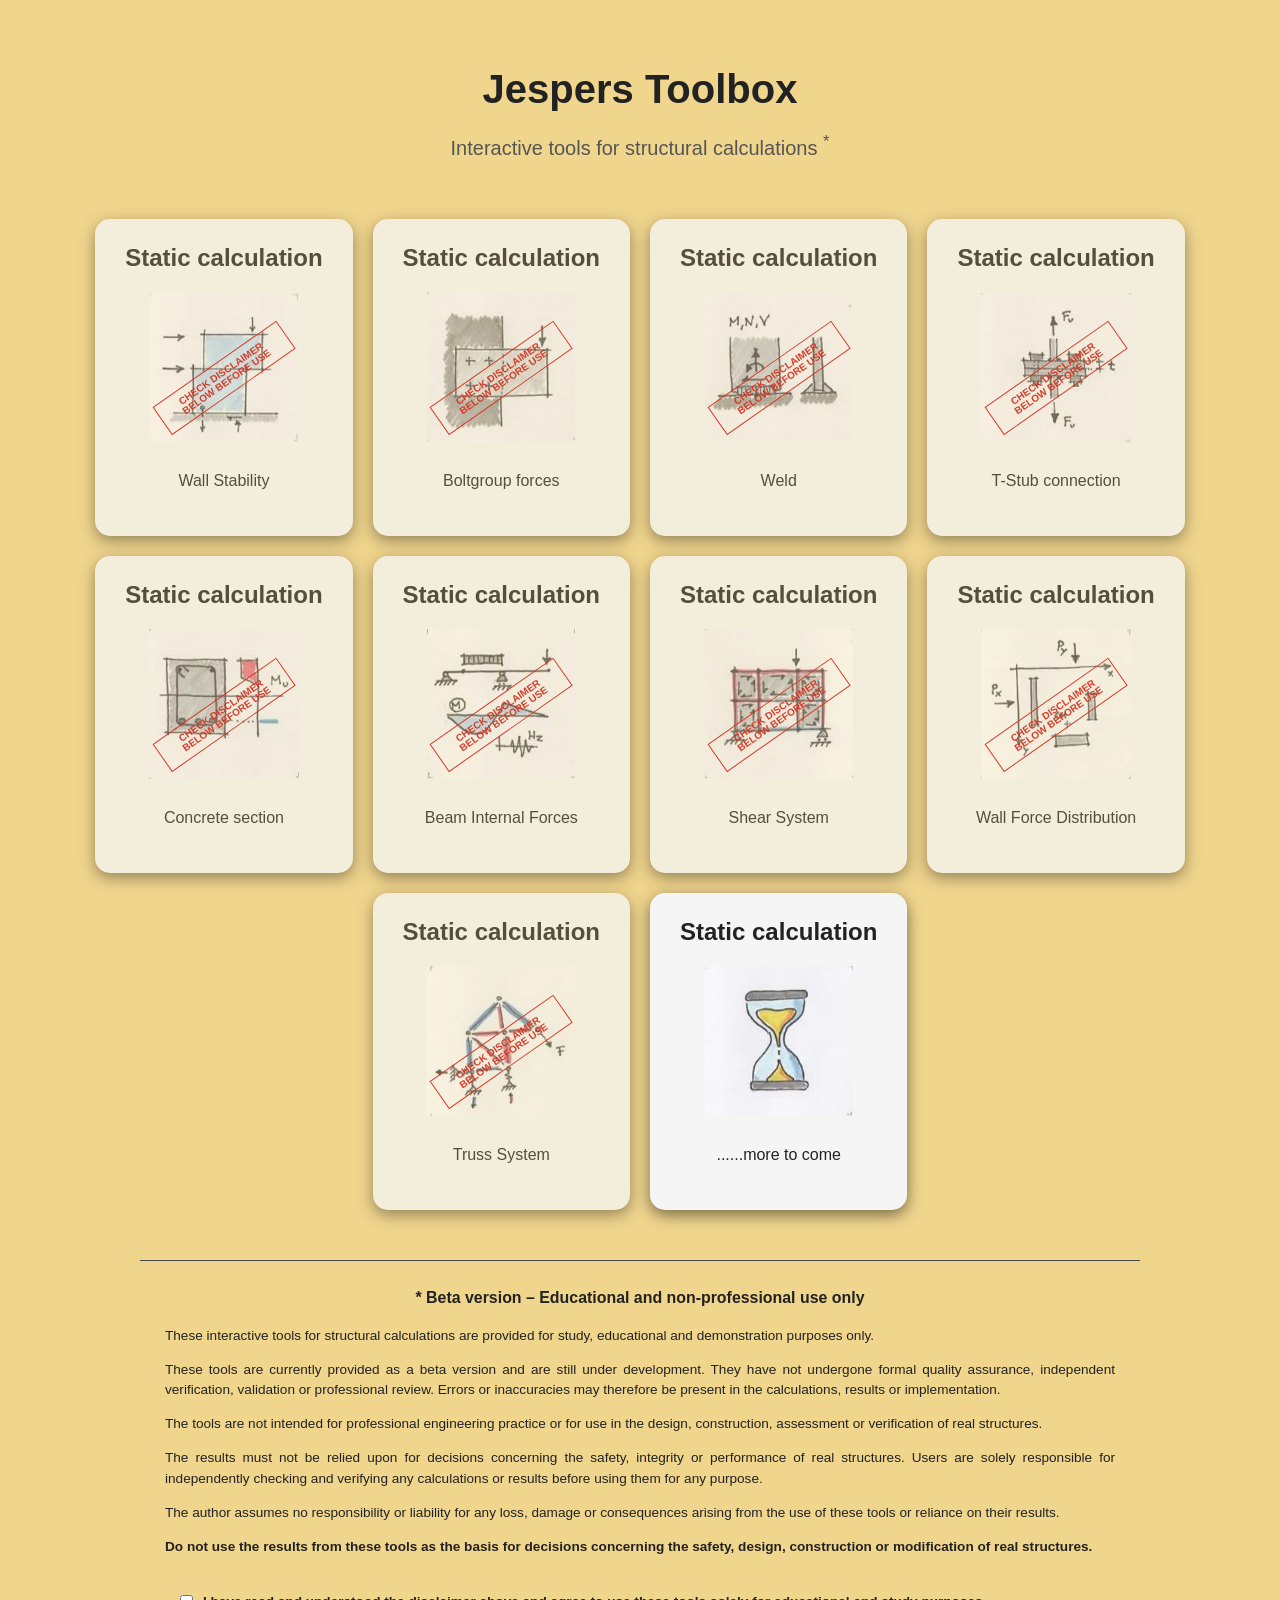
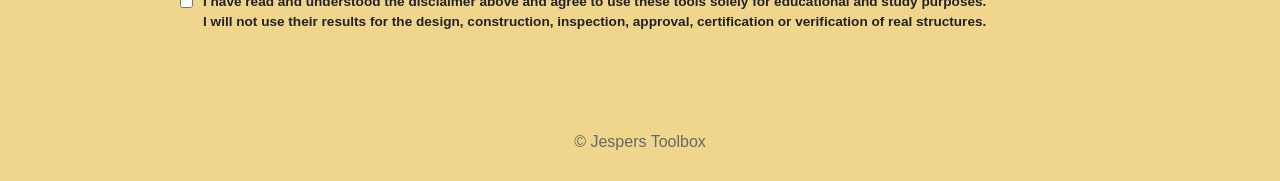
<file: index.html>
<!DOCTYPE html>
<html lang="en">

<head>

    <meta charset="UTF-8">

    <title>Jespers Toolbox</title>

    <link rel="stylesheet" href="assets/css/main.css">

    <script data-goatcounter="https://jesperstoolbox.goatcounter.com/count"
        async src="//gc.zgo.at/count.js"></script>

</head>


<body>


<header>

    <h1>Jespers Toolbox</h1>

    <p>
        Interactive tools for structural calculations
        <sup><a href="#disclaimer">*</a></sup>
    </p>

</header>


<main>

    <section class="kort-container">

        <!-- WALL STABILITY -->
        <a href="programmer/program_wallStability/index.html"
           class="kort program-link">

            <h2>Static calculation</h2>
            <img src="assets/billeder/GitHub_wallStability.jpg"
                 alt=""
                 class="kort-billede">
            <p>Wall Stability</p>
            <span class="disclaimer-watermark">
                CHECK DISCLAIMER<br>
                BELOW BEFORE USE
            </span>
            <span class="mouse-tooltip">
                Please check the disclaimer before use
            </span>
        </a>

        <!-- BOLTGROUP FORCES -->
        <a href="programmer/program_boltGroup_Forces/index.html"
           class="kort program-link">
            <h2>Static calculation</h2>
            <img src="assets/billeder/GitHub_boltGroup.jpg"
                 alt=""
                 class="kort-billede">
            <p>Boltgroup forces</p>
            <span class="disclaimer-watermark">
                CHECK DISCLAIMER<br>
                BELOW BEFORE USE
            </span>
            <span class="mouse-tooltip">
                Please check the disclaimer before use
            </span>
        </a>

        <!-- Weld -->
        <a href="programmer/program_weld/index.html"
           class="kort program-link">
            <h2>Static calculation</h2>
            <img src="assets/billeder/GitHub_weld.jpg"
                 alt=""
                 class="kort-billede">
            <p>Weld</p>
            <span class="disclaimer-watermark">
                CHECK DISCLAIMER<br>
                BELOW BEFORE USE
            </span>
            <span class="mouse-tooltip">
                Please check the disclaimer before use
            </span>
        </a>

        <!-- T-stub -->
        <a href="programmer/program_T-stub/index.html"
           class="kort program-link">
            <h2>Static calculation</h2>
            <img src="assets/billeder/GitHub_T-Stub.jpg"
                 alt=""
                 class="kort-billede">
            <p>T-Stub connection</p>
            <span class="disclaimer-watermark">
                CHECK DISCLAIMER<br>
                BELOW BEFORE USE
            </span>
            <span class="mouse-tooltip">
                Please check the disclaimer before use
            </span>
        </a>

                <!-- concreteSection -->
        <a href="programmer/program_concreteSection/index.html"
           class="kort program-link">
            <h2>Static calculation</h2>
            <img src="assets/billeder/GitHub_concreteSection.jpg"
                 alt=""
                 class="kort-billede">
            <p>Concrete section</p>
            <span class="disclaimer-watermark">
                CHECK DISCLAIMER<br>
                BELOW BEFORE USE
            </span>
            <span class="mouse-tooltip">
                Please check the disclaimer before use
            </span>
        </a> 

               <!-- Beam -->
        <a href="programmer/program_beam/index.html"
           class="kort program-link">
            <h2>Static calculation</h2>
            <img src="assets/billeder/GitHub_beam.jpg"
                 alt=""
                 class="kort-billede">
            <p>Beam Internal Forces</p>
            <span class="disclaimer-watermark">
                CHECK DISCLAIMER<br>
                BELOW BEFORE USE
            </span>
            <span class="mouse-tooltip">
                Please check the disclaimer before use
            </span>
        </a> 

               <!-- Shear System-->
        <a href="programmer/program_shearSystem/index.html"
           class="kort program-link">
            <h2>Static calculation</h2>
            <img src="assets/billeder/GitHub_shearSystem.jpg"
                 alt=""
                 class="kort-billede">
            <p>Shear System</p> 
            <span class="disclaimer-watermark">
                CHECK DISCLAIMER<br>
                BELOW BEFORE USE
            </span>
            <span class="mouse-tooltip">
                Please check the disclaimer before use
            </span>
        </a> 


                 <!-- Wall Force Distribution-->
        <a href="programmer/program_wallForceDistribution/index.html"
           class="kort program-link">
            <h2>Static calculation</h2>
            <img src="assets/billeder/GitHub_WallForceDistribution.jpg"
                 alt=""
                 class="kort-billede">
            <p>Wall Force Distribution</p> 
            <span class="disclaimer-watermark">
                CHECK DISCLAIMER<br>
                BELOW BEFORE USE
            </span>
            <span class="mouse-tooltip">
                Please check the disclaimer before use
            </span>
        </a> 

                         <!-- Wall trussSystem-->
        <a href="programmer/program_trussSystem/index.html"
           class="kort program-link">
            <h2>Static calculation</h2>
            <img src="assets/billeder/GitHub_trussSystem.jpg"
                 alt=""
                 class="kort-billede">
            <p>Truss System</p> 
            <span class="disclaimer-watermark">
                CHECK DISCLAIMER<br>
                BELOW BEFORE USE
            </span>
            <span class="mouse-tooltip">
                Please check the disclaimer before use
            </span>
        </a> 

        <!-- MORE TO COME -->
        <div class="kort">
            <h2>Static calculation</h2>
            <img src="assets/billeder/GitHub_whileWeWait.jpg"
                 alt=""
                 class="kort-billede">
            <p>......more to come</p>
        </div>

    </section>

</main>


<section class="ansvarsfraskrivelse" id="disclaimer">

    <h3>
        * Beta version – Educational and non-professional use only
    </h3>

    <p>
        These interactive tools for structural calculations are provided
        for study, educational and demonstration purposes only.
    </p>

    <p>
        These tools are currently provided as a beta version and are still
        under development. They have not undergone formal quality assurance,
        independent verification, validation or professional review. Errors
        or inaccuracies may therefore be present in the calculations,
        results or implementation.
    </p>

    <p>
        The tools are not intended for professional engineering practice
        or for use in the design, construction, assessment or verification
        of real structures.
    </p>

    <p>
        The results must not be relied upon for decisions concerning the
        safety, integrity or performance of real structures. Users are
        solely responsible for independently checking and verifying any
        calculations or results before using them for any purpose.
    </p>

    <p>
        The author assumes no responsibility or liability for any loss,
        damage or consequences arising from the use of these tools or
        reliance on their results.
    </p>

    <p>
        <strong>
            Do not use the results from these tools as the basis for
            decisions concerning the safety, design, construction or
            modification of real structures.
        </strong>
    </p>


    <label class="disclaimer-check">

        <input type="checkbox" id="disclaimerCheck">

        <span>
            I have read and understood the disclaimer above and agree to use
            these tools solely for educational and study purposes.
            <br>
            I will not use their results for the design, construction,
            inspection, approval, certification or verification of real
            structures.
        </span>

    </label>

</section>


<footer>

    © Jespers Toolbox

</footer>


<script src="assets/js/main.js"></script>

</body>

</html>
</file>
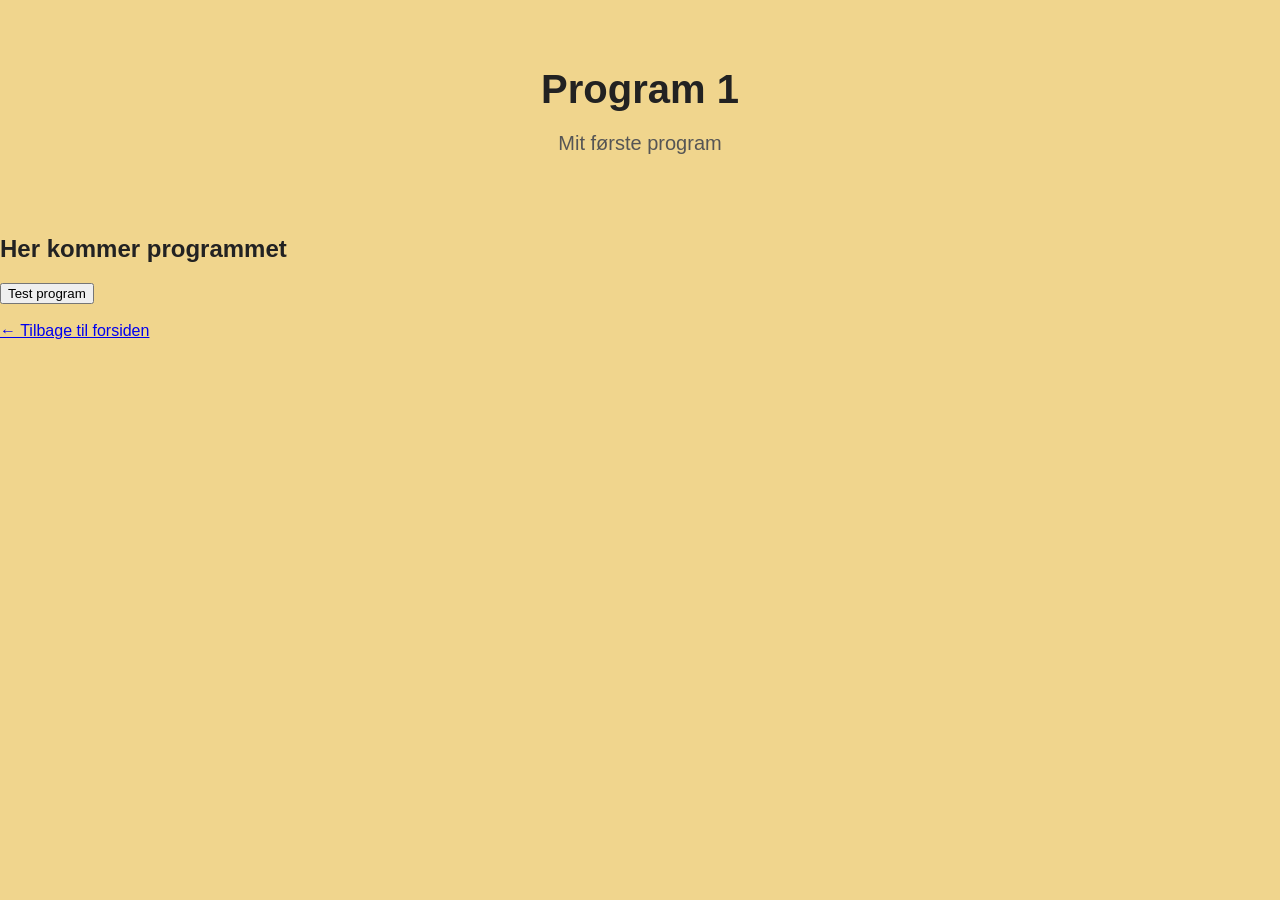
<file: programmer/program1/index.html>
<!DOCTYPE html>
<html lang="da">
<head>
    <meta charset="UTF-8">
    <meta name="viewport" content="width=device-width, initial-scale=1.0">
    <title>Program 1 - Jespers Værktøjskasse</title>

    <link rel="stylesheet" href="../../assets/css/main.css">
</head>

<body>

<header>
    <h1>Program 1</h1>
    <p>Mit første program</p>
</header>

<main>
    <h2>Her kommer programmet</h2>

    <button onclick="alert('Program 1 virker!')">
        Test program
    </button>

    <br><br>

    <a href="../../index.html">← Tilbage til forsiden</a>
</main>

</body>
</html>
</file>
<file: assets/css/main.css>
/* Jespers Værktøjskasse - fælles design */

/* --------------------------------
   GENERELLE STYLES - Body, header, footer, font-families, colors, etc.
-------------------------------- */
body {
    font-family: Arial, sans-serif;
    margin: 0;
    padding: 0;
    background: #f0d58d;
    color: #222;
}

header {
    text-align: center;
    padding: 40px 20px;
}

header h1 {
    font-size: 40px;
    margin-bottom: 10px;
}

header p {
    font-size: 20px;
    color: #555;
}

header p sup a {
    text-decoration: none;
    color: inherit;
    font-size: 1em;
}

footer {
    text-align: center;
    padding: 30px;
    color: #676767;
}

/* --------------------------------
   KORT DESIGN - Kortene er de klikbare bokse, der repræsenterer hvert program
-------------------------------- */
.kort-container {
    display: flex;
    gap: 20px;
    justify-content: center;
    flex-wrap: wrap;
}

.kort {
    background: rgb(245, 245, 245);
    border-radius: 15px;
    padding: 30px;
    text-align: center;
    box-shadow: 0 5px 15px rgba(0, 0, 0, 0.50);
    cursor: pointer;
    transition: transform 0.2s;
    text-decoration: none;
    color: inherit;
    position: relative;
}

.kort-billede {
    width: 150px;
    height: 150px;
    object-fit: contain;
    margin-top: 0px;
    margin-bottom: 10px;
}

.kort h2 {
    margin-top: -5px;
}

.kort:hover {
    transform: translateY(-10px);
}

.kort {
    position: relative;
}

/* --------------------------------
   ANSVARSFRASKRIVELSE
-------------------------------- */

.ansvarsfraskrivelse {
    max-width: 950px;
    margin: 50px auto 30px;
    padding: 25px;
    border-top: 1px solid #494848;

    text-align: justify;
    font-size: 0.85em;
    line-height: 1.5;
}

.ansvarsfraskrivelse h3 {
    margin-top: 0;
    text-align: center;
}

.ansvarsfraskrivelse p {
    margin-bottom: 10px;
}

.disclaimer-check {
    display: flex;
    align-items: flex-start;
    justify-content: flex-start;

    margin-top: 20px;
    padding: 15px;

    text-align: left;
    font-weight: bold;
    cursor: pointer;
}

.disclaimer-check input {
    flex-shrink: 0;
    margin: 3px 10px 0 0;
}

/* --------------------------------
   LÅSTE PROGRAMMER
-------------------------------- */

.program-link.disabled {
    opacity: 0.75;
    cursor: not-allowed;
}

/* --------------------------------
   DISCLAIMER WATERMARK
-------------------------------- */

.disclaimer-watermark {
    position: absolute;

    top: 50%;
    left: 50%;

    transform: translate(-50%, -50%) rotate(-35deg);

    width: 50%;

    color: rgba(200, 0, 0, 0.95);

    font-size: 10px;
    font-weight: bold;
    text-align: center;

    line-height: 1.0;

    border: 1px solid rgba(200, 0, 0, 0.95);

    padding: 6px 10px;

    background-color: rgba(255, 255, 255, 0.05);

    white-space: normal;

    pointer-events: none;

    z-index: 10;
}

/* --------------------------------
   MOUSE TOOLTIP - checkBox shows when hover above kort, and disappears when mouse leaves the kort 
-------------------------------- */

.mouse-tooltip {
    position: absolute;
    display: none;

    left: 50%;
    bottom: 15px;

    transform: translateX(-50%);

    padding: 7px 10px;

    background-color: rgba(40, 40, 40, 0.9);
    color: white;

    font-size: 13px;
    text-align: center;

    border-radius: 4px;

    white-space: nowrap;

    pointer-events: none;

    z-index: 10000;
}
</file>
